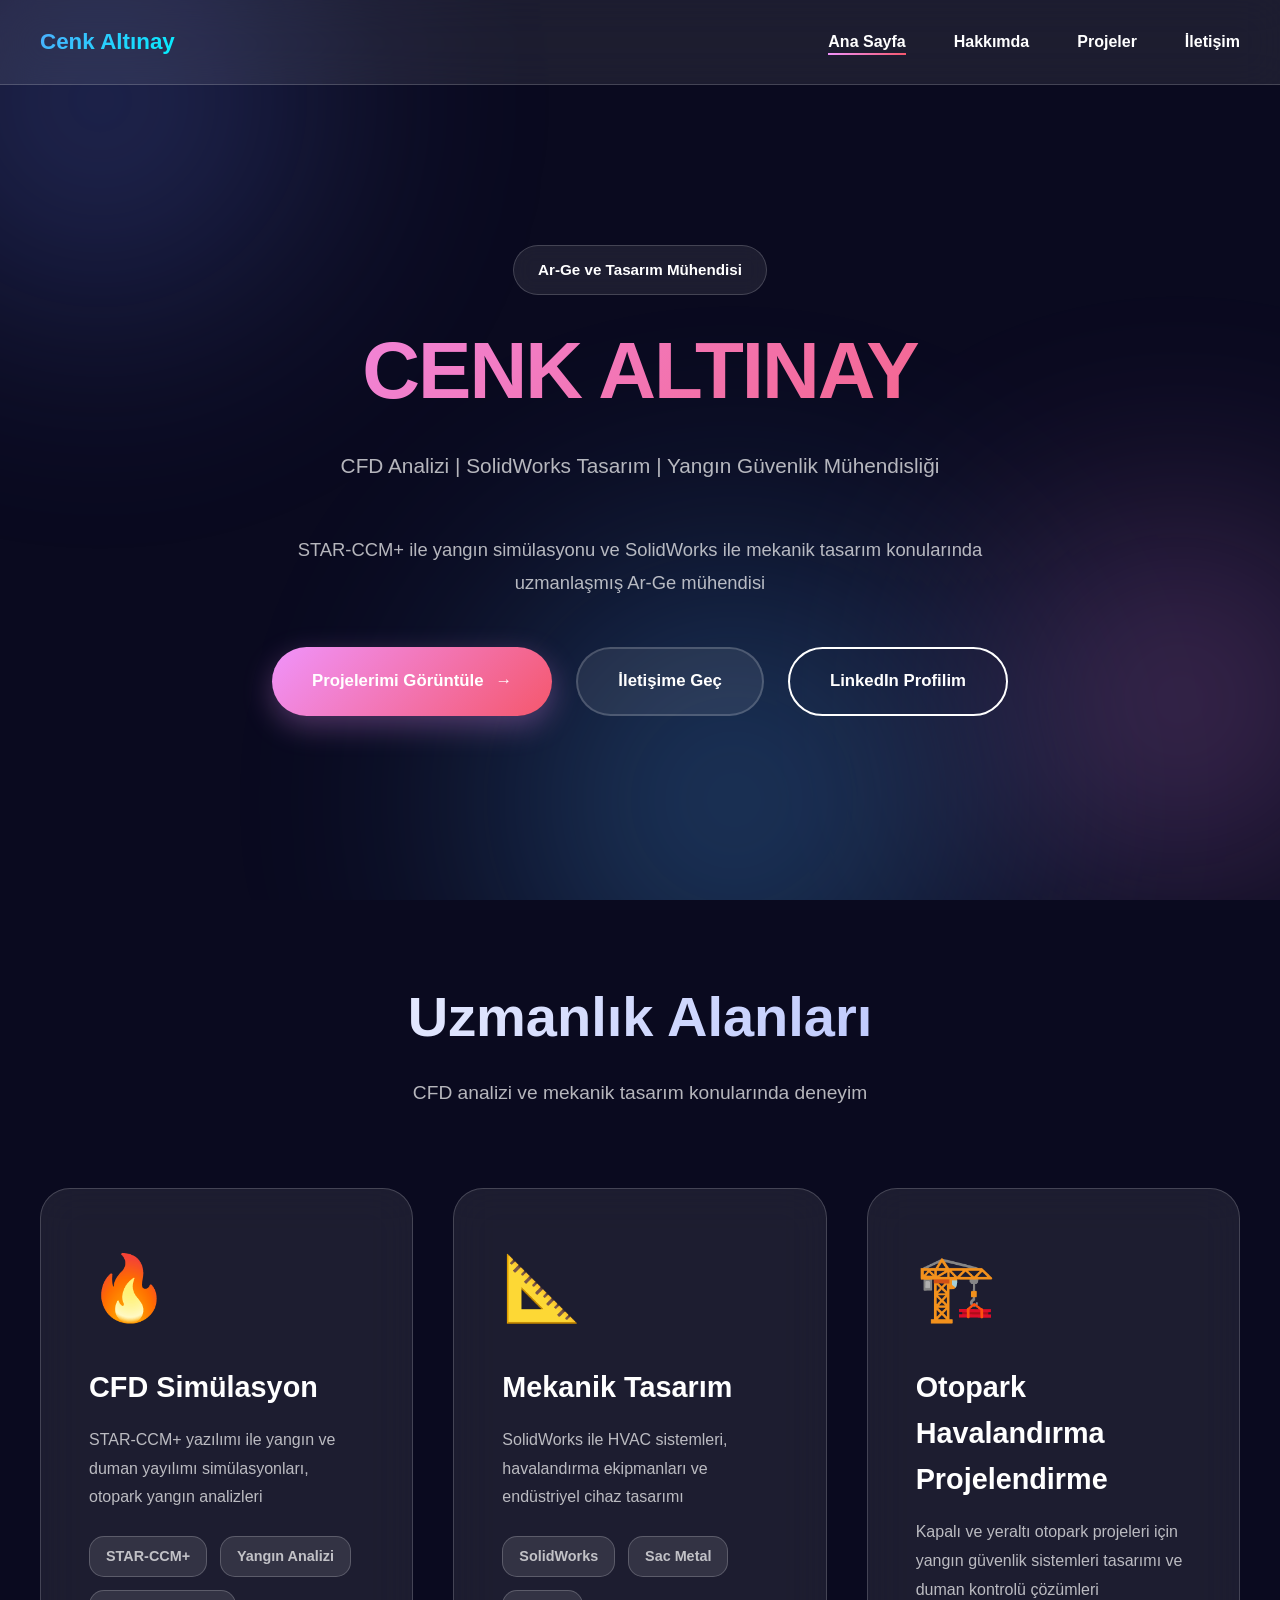
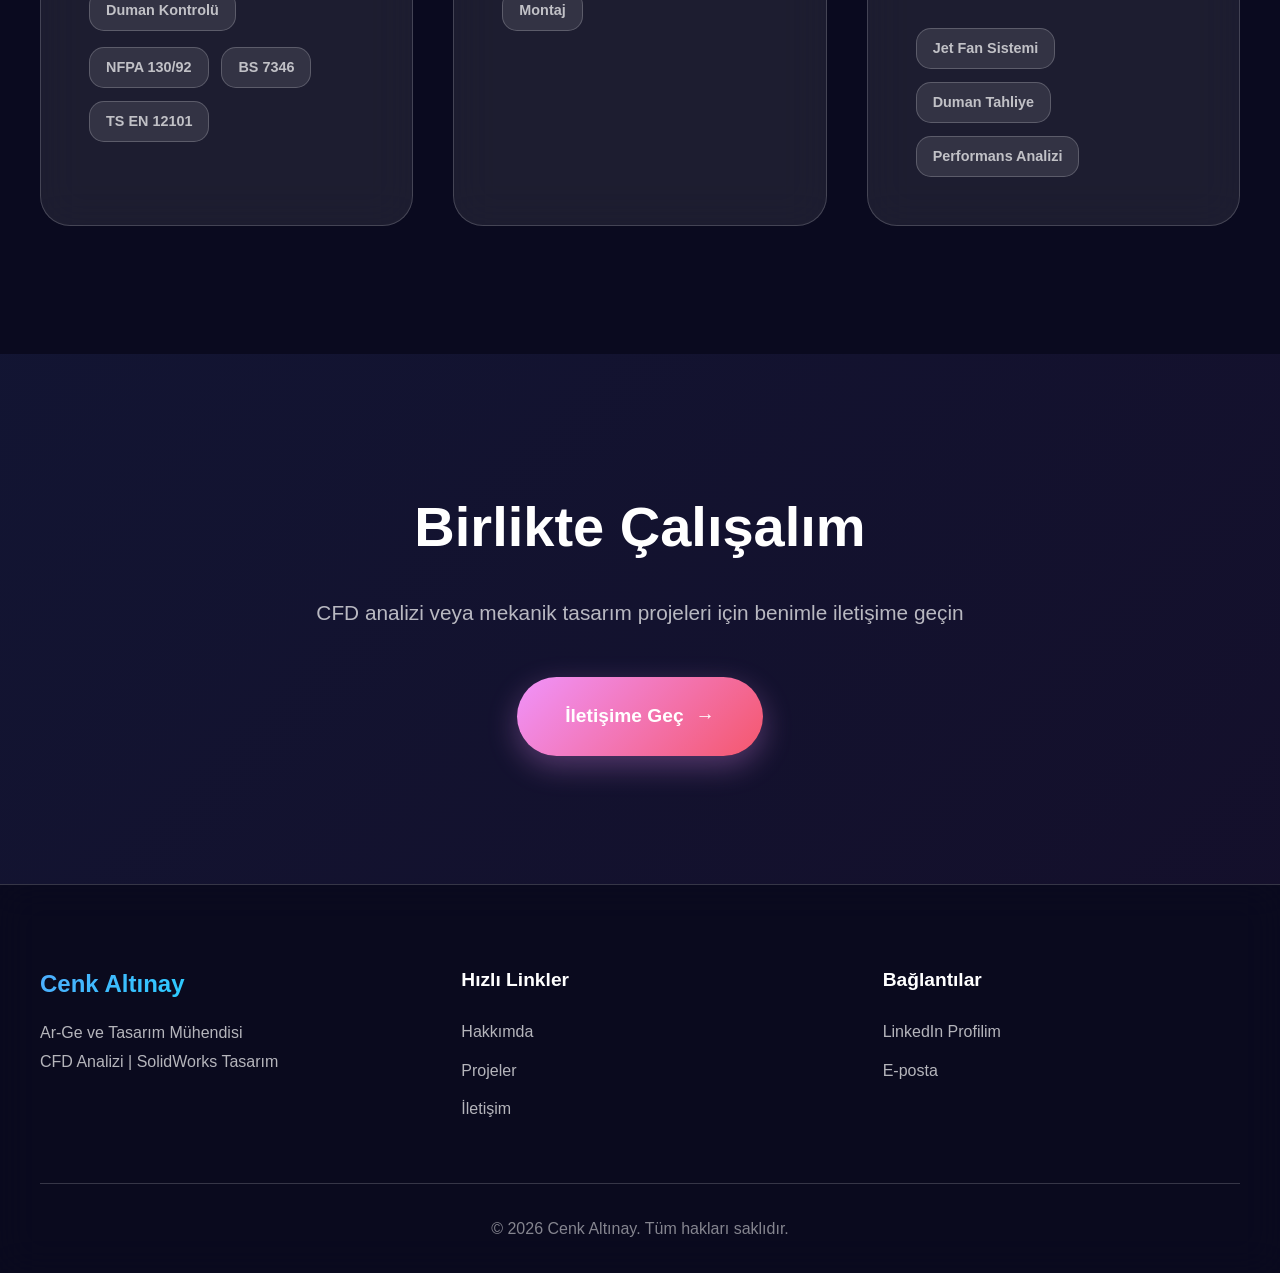
<file: index.html>
<!DOCTYPE html>
<html lang="tr">
<head>
    <meta charset="UTF-8">
    <meta name="viewport" content="width=device-width, initial-scale=1.0">
    <meta name="description" content="Cenk Altınay - Ar-Ge ve Tasarım Mühendisi | CFD Analizi | SolidWorks Tasarım">
    <title>Cenk Altınay | Ar-Ge Mühendisi Portföyü</title>
    <link rel="stylesheet" href="style.css">
</head>
<body>
    <!-- Animated Background -->
    <div class="animated-bg">
        <div class="gradient-orb orb-1"></div>
        <div class="gradient-orb orb-2"></div>
        <div class="gradient-orb orb-3"></div>
    </div>

    <!-- Navigation -->
    <nav class="navbar">
        <div class="container">
            <div class="nav-brand">
                <h1>Cenk Altınay</h1>
            </div>
            <ul class="nav-menu">
                <li><a href="index.html" class="active">Ana Sayfa</a></li>
                <li><a href="about.html">Hakkımda</a></li>
                <li><a href="portfolio.html">Projeler</a></li>
                <li><a href="contact.html">İletişim</a></li>
            </ul>
        </div>
    </nav>

    <!-- Hero Section -->
    <section class="hero">
        <div class="container">
            <div class="hero-content">
                <div class="hero-badge">Ar-Ge ve Tasarım Mühendisi</div>
                <h1 class="hero-title">
                    <span class="gradient-text">CENK ALTINAY</span>
                </h1>
                <p class="hero-subtitle">CFD Analizi | SolidWorks Tasarım | Yangın Güvenlik Mühendisliği</p>
                <p class="hero-description">STAR-CCM+ ile yangın simülasyonu ve SolidWorks ile mekanik tasarım konularında uzmanlaşmış Ar-Ge mühendisi</p>
                <div class="hero-buttons">
                    <a href="portfolio.html" class="btn btn-primary">
                        <span>Projelerimi Görüntüle</span>
                        <span class="btn-icon">→</span>
                    </a>
                    <a href="contact.html" class="btn btn-secondary">İletişime Geç</a>
                    <a href="https://www.linkedin.com/in/cenk-altinay/" target="_blank" class="btn btn-outline">LinkedIn Profilim</a>
                </div>
            </div>
        </div>
    </section>

    <!-- Skills Overview Section -->
    <section class="services-section">
        <div class="container">
            <div class="section-header">
                <h2 class="section-title">Uzmanlık Alanları</h2>
                <p class="section-subtitle">CFD analizi ve mekanik tasarım konularında deneyim</p>
            </div>
            <div class="services-grid">
                <div class="service-card">
                    <div class="service-card-inner">
                        <div class="service-icon">🔥</div>
                        <h3>CFD Simülasyon</h3>
                        <p>STAR-CCM+ yazılımı ile yangın ve duman yayılımı simülasyonları, otopark yangın analizleri</p>
                        <div class="skill-tags">
                            <span class="skill-tag">STAR-CCM+</span>
                            <span class="skill-tag">Yangın Analizi</span>
                            <span class="skill-tag">Duman Kontrolü</span>
                        </div>
                        <div class="skill-tags" style="margin-top: 1rem;">
                            <span class="skill-tag">NFPA 130/92</span>
                            <span class="skill-tag">BS 7346</span>
                            <span class="skill-tag">TS EN 12101</span>
                        </div>
                    </div>
                </div>
                <div class="service-card">
                    <div class="service-card-inner">
                        <div class="service-icon">📐</div>
                        <h3>Mekanik Tasarım</h3>
                        <p>SolidWorks ile HVAC sistemleri, havalandırma ekipmanları ve endüstriyel cihaz tasarımı</p>
                        <div class="skill-tags">
                            <span class="skill-tag">SolidWorks</span>
                            <span class="skill-tag">Sac Metal</span>
                            <span class="skill-tag">Montaj</span>
                        </div>
                    </div>
                </div>
                <div class="service-card">
                    <div class="service-card-inner">
                        <div class="service-icon">🏗️</div>
                        <h3>Otopark Havalandırma Projelendirme</h3>
                        <p>Kapalı ve yeraltı otopark projeleri için yangın güvenlik sistemleri tasarımı ve duman kontrolü çözümleri</p>
                        <div class="skill-tags">
                            <span class="skill-tag">Jet Fan Sistemi</span>
                            <span class="skill-tag">Duman Tahliye</span>
                            <span class="skill-tag">Performans Analizi</span>
                        </div>
                    </div>
                </div>
            </div>
        </div>
    </section>

    <!-- CTA Section -->
    <section class="cta-section">
        <div class="container">
            <div class="cta-content">
                <h2 class="cta-title">Birlikte Çalışalım</h2>
                <p class="cta-subtitle">CFD analizi veya mekanik tasarım projeleri için benimle iletişime geçin</p>
                <a href="contact.html" class="btn btn-primary btn-large">
                    <span>İletişime Geç</span>
                    <span class="btn-icon">→</span>
                </a>
            </div>
        </div>
    </section>

    <!-- Footer -->
    <footer class="footer">
        <div class="container">
            <div class="footer-grid">
                <div class="footer-col">
                    <h3 class="footer-title">Cenk Altınay</h3>
                    <p class="footer-text">Ar-Ge ve Tasarım Mühendisi</p>
                    <p class="footer-text">CFD Analizi | SolidWorks Tasarım</p>
                </div>
                <div class="footer-col">
                    <h4 class="footer-heading">Hızlı Linkler</h4>
                    <ul class="footer-links">
                        <li><a href="about.html">Hakkımda</a></li>
                        <li><a href="portfolio.html">Projeler</a></li>
                        <li><a href="contact.html">İletişim</a></li>
                    </ul>
                </div>
                <div class="footer-col">
                    <h4 class="footer-heading">Bağlantılar</h4>
                    <ul class="footer-links">
                        <li><a href="https://www.linkedin.com/in/cenk-altinay/" target="_blank">LinkedIn Profilim</a></li>
                        <li><a href="mailto:cenk.altinay@gmail.com">E-posta</a></li>
                    </ul>
                </div>
            </div>
            <div class="footer-bottom">
                <p>&copy; 2026 Cenk Altınay. Tüm hakları saklıdır.</p>
            </div>
</file>
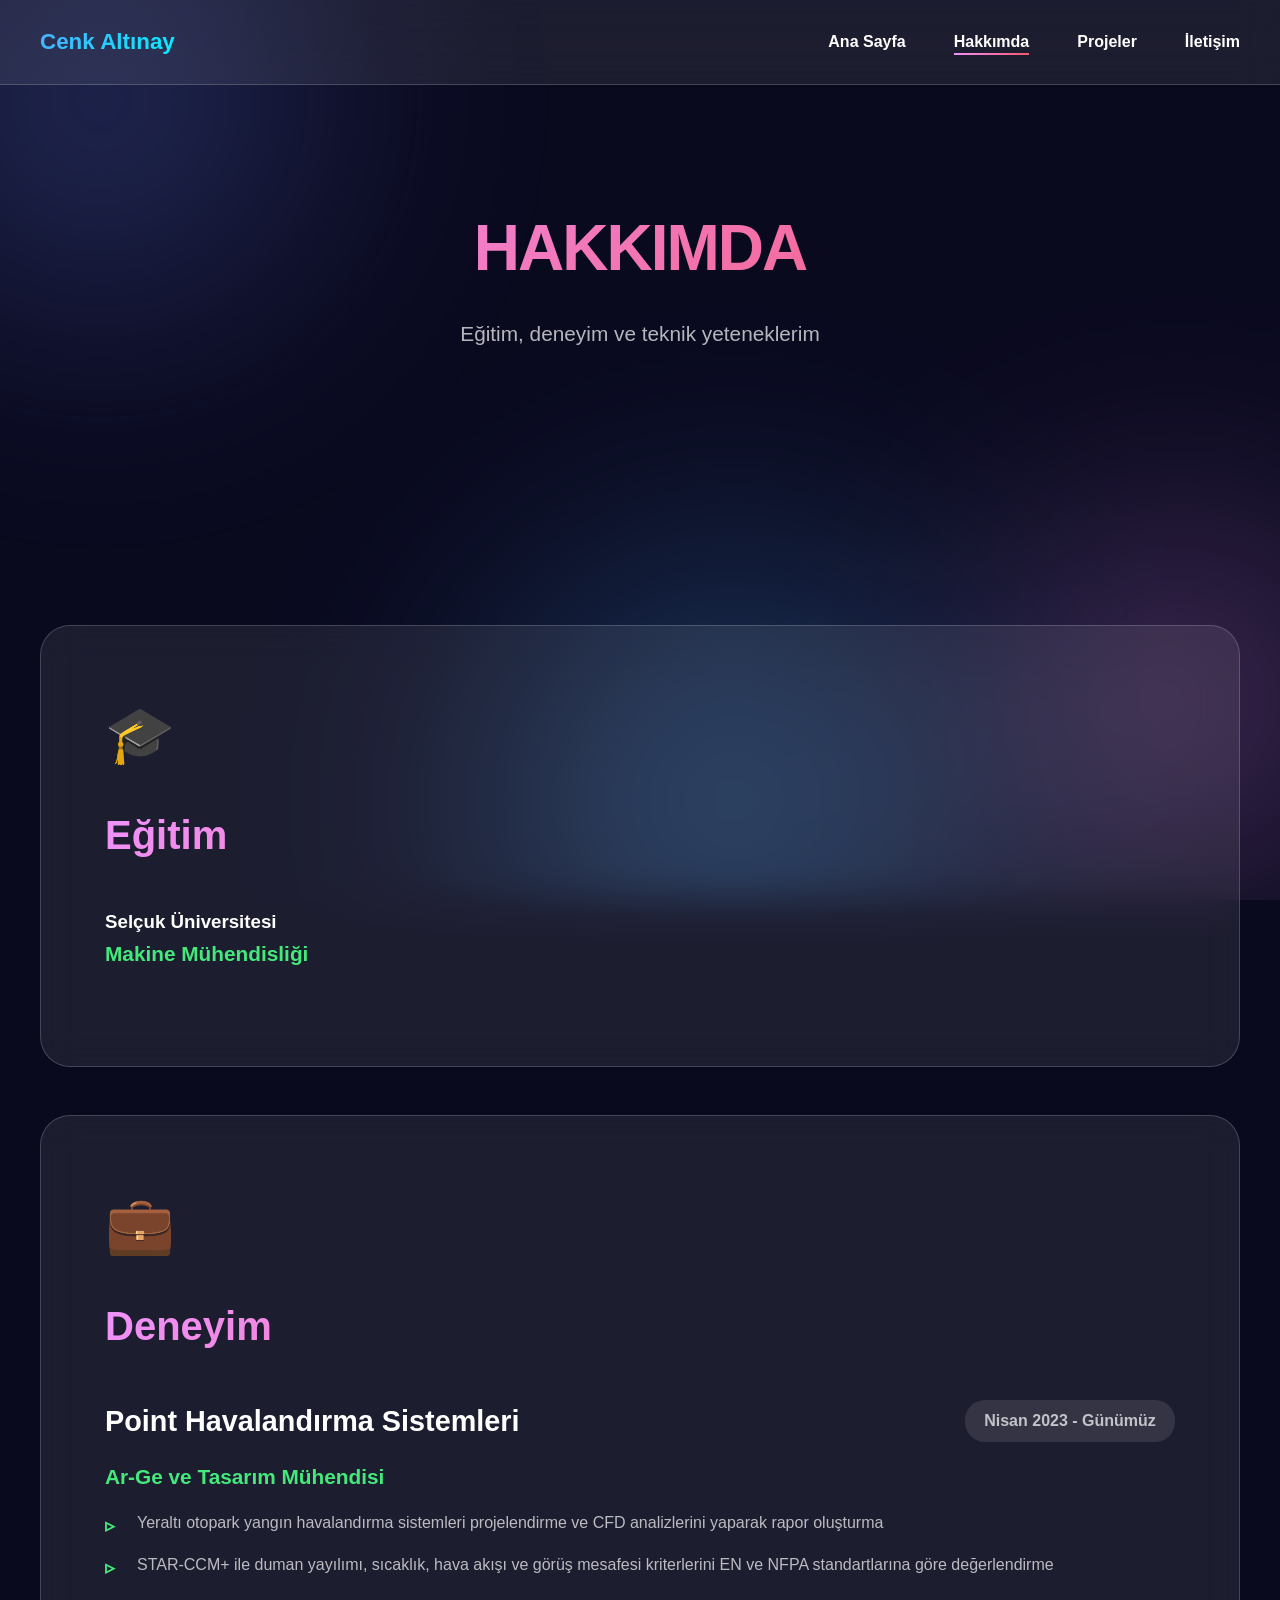
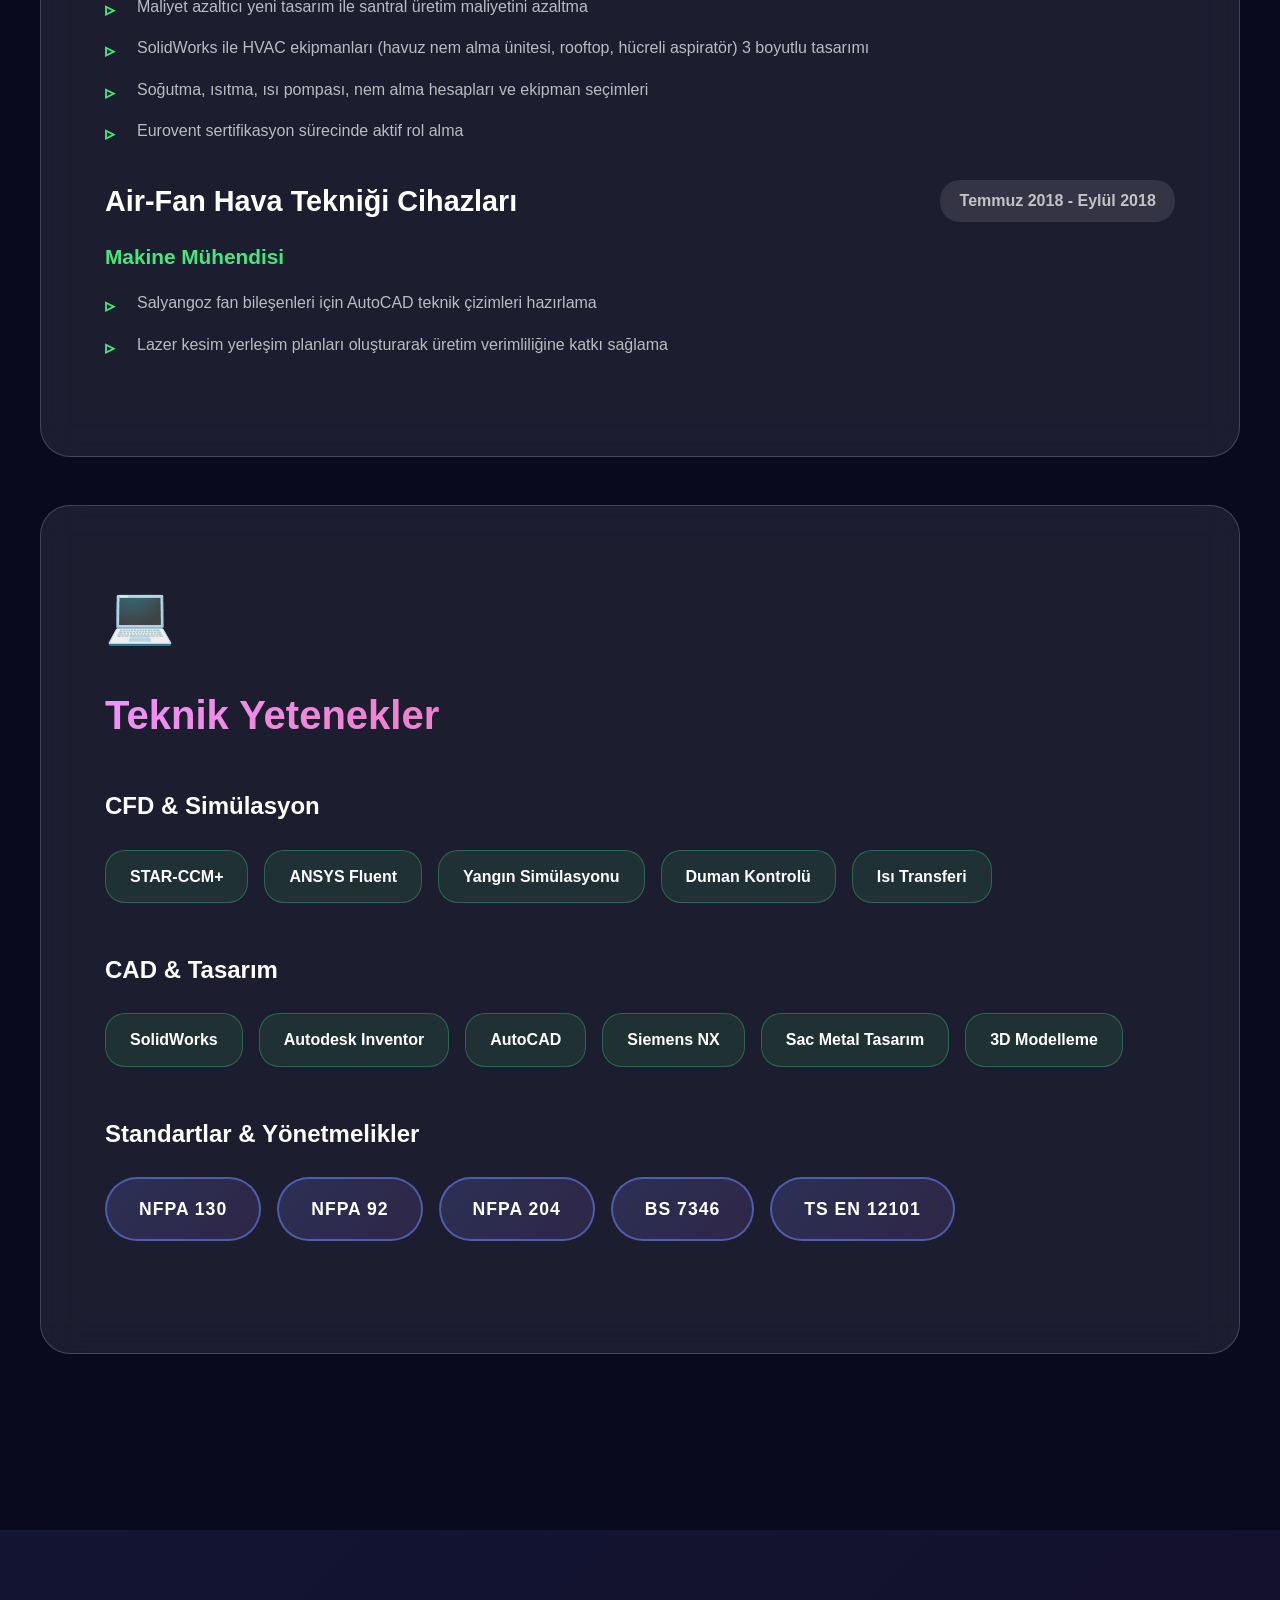
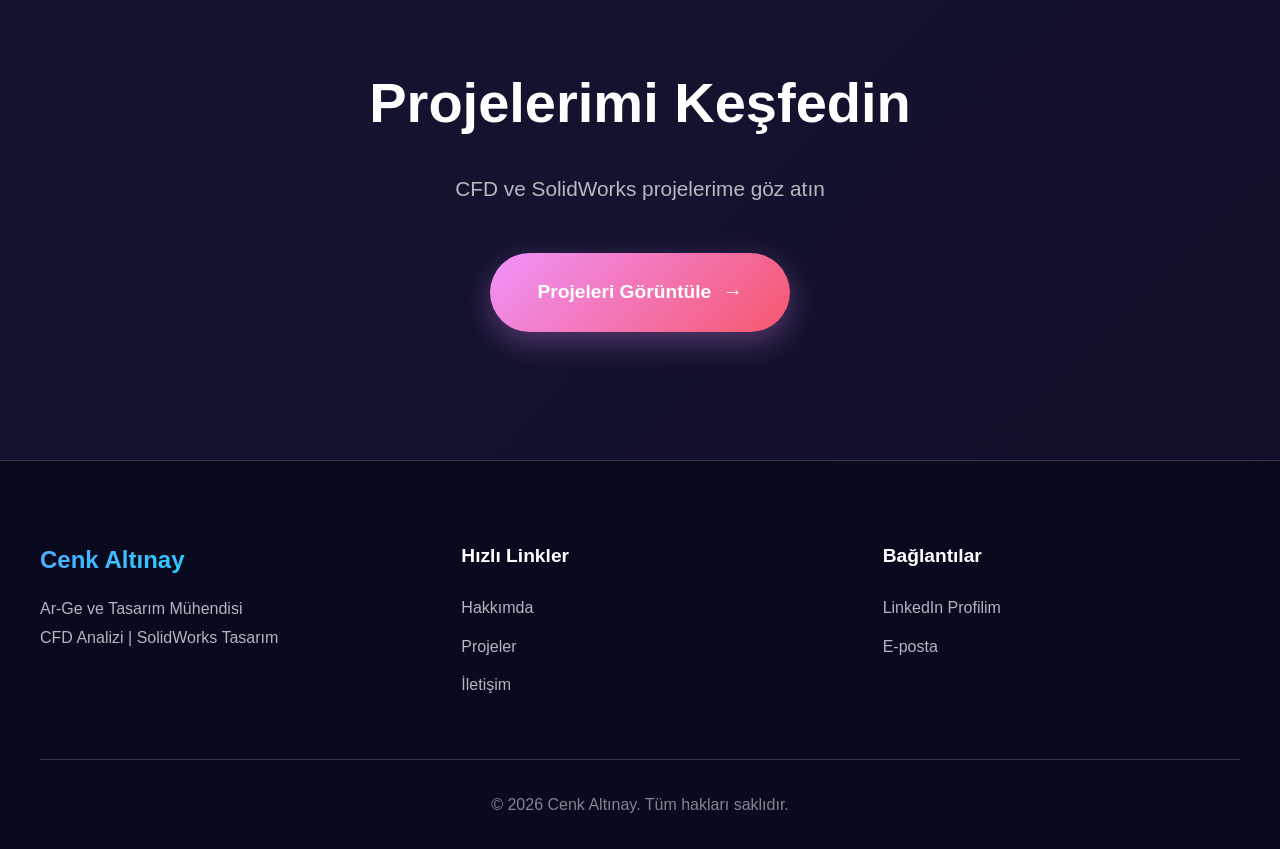
<file: about.html>
<!DOCTYPE html>
<html lang="tr">
<head>
    <meta charset="UTF-8">
    <meta name="viewport" content="width=device-width, initial-scale=1.0">
    <meta name="description" content="Cenk Altınay - Eğitim, Deneyim ve Teknik Yetenekler">
    <title>Hakkımda | Cenk Altınay</title>
    <link rel="stylesheet" href="style.css">
</head>
<body>
    <!-- Animated Background -->
    <div class="animated-bg">
        <div class="gradient-orb orb-1"></div>
        <div class="gradient-orb orb-2"></div>
        <div class="gradient-orb orb-3"></div>
    </div>

    <!-- Navigation -->
    <nav class="navbar">
        <div class="container">
            <div class="nav-brand">
                <h1>Cenk Altınay</h1>
            </div>
            <ul class="nav-menu">
                <li><a href="index.html">Ana Sayfa</a></li>
                <li><a href="about.html" class="active">Hakkımda</a></li>
                <li><a href="portfolio.html">Projeler</a></li>
                <li><a href="contact.html">İletişim</a></li>
            </ul>
        </div>
    </nav>

    <!-- Page Header -->
    <section class="hero" style="padding: 8rem 0 6rem;">
        <div class="container">
            <div class="hero-content">
                <h1 class="hero-title" style="font-size: 4rem;">
                    <span class="gradient-text">HAKKIMDA</span>
                </h1>
                <p class="hero-subtitle">Eğitim, deneyim ve teknik yeteneklerim</p>
            </div>
        </div>
    </section>

    <!-- About Content -->
    <section class="services-section">
        <div class="container">
            
            <!-- Education Section -->
            <div class="about-section-card">
                <div class="section-icon">🎓</div>
                <h2 class="section-title-left">Eğitim</h2>
                <div class="timeline-item">
                    <div class="timeline-content">
                        <h3>Selçuk Üniversitesi</h3>
                        <p class="timeline-role">Makine Mühendisliği</p>
                    </div>
                </div>
            </div>

            <!-- Experience Section -->
            <div class="about-section-card">
                <div class="section-icon">💼</div>
                <h2 class="section-title-left">Deneyim</h2>
                <div class="timeline-item">
                    <div class="timeline-header">
                        <h3>Point Havalandırma Sistemleri</h3>
                        <span class="timeline-date">Nisan 2023 - Günümüz</span>
                    </div>
                    <div class="timeline-content">
                        <p class="timeline-role">Ar-Ge ve Tasarım Mühendisi</p>
                        <ul class="timeline-list">
                            <li>Yeraltı otopark yangın havalandırma sistemleri projelendirme ve CFD analizlerini yaparak rapor oluşturma</li>
                            <li>STAR-CCM+ ile duman yayılımı, sıcaklık, hava akışı ve görüş mesafesi kriterlerini EN ve NFPA standartlarına göre değerlendirme</li>
                            <li>Maliyet azaltıcı yeni tasarım ile santral üretim maliyetini azaltma</li>
                            <li>SolidWorks ile HVAC ekipmanları (havuz nem alma ünitesi, rooftop, hücreli aspiratör) 3 boyutlu tasarımı</li>
                            <li>Soğutma, ısıtma, ısı pompası, nem alma hesapları ve ekipman seçimleri</li>
                            <li>Eurovent sertifikasyon sürecinde aktif rol alma</li>
                        </ul>
                    </div>
                </div>
                <div class="timeline-item">
                    <div class="timeline-header">
                        <h3>Air-Fan Hava Tekniği Cihazları</h3>
                        <span class="timeline-date">Temmuz 2018 - Eylül 2018</span>
                    </div>
                    <div class="timeline-content">
                        <p class="timeline-role">Makine Mühendisi</p>
                        <ul class="timeline-list">
                            <li>Salyangoz fan bileşenleri için AutoCAD teknik çizimleri hazırlama</li>
                            <li>Lazer kesim yerleşim planları oluşturarak üretim verimliliğine katkı sağlama</li>
                        </ul>
                    </div>
                </div>
            </div>

            <!-- Technical Skills Section -->
            <div class="about-section-card">
                <div class="section-icon">💻</div>
                <h2 class="section-title-left">Teknik Yetenekler</h2>
                
                <div class="skills-category">
                    <h3 class="skills-category-title">CFD & Simülasyon</h3>
                    <div class="skills-list-simple">
                        <span class="skill-badge">STAR-CCM+</span>
                        <span class="skill-badge">ANSYS Fluent</span>
                        <span class="skill-badge">Yangın Simülasyonu</span>
                        <span class="skill-badge">Duman Kontrolü</span>
                        <span class="skill-badge">Isı Transferi</span>
                    </div>
                </div>

                <div class="skills-category">
                    <h3 class="skills-category-title">CAD & Tasarım</h3>
                    <div class="skills-list-simple">
                        <span class="skill-badge">SolidWorks</span>
                        <span class="skill-badge">Autodesk Inventor</span>
                        <span class="skill-badge">AutoCAD</span>
                        <span class="skill-badge">Siemens NX</span>
                        <span class="skill-badge">Sac Metal Tasarım</span>
                        <span class="skill-badge">3D Modelleme</span>
                    </div>
                </div>

                <div class="skills-category">
                    <h3 class="skills-category-title">Standartlar & Yönetmelikler</h3>
                    <div class="standards-badges">
                        <span class="std-badge-large">NFPA 130</span>
                        <span class="std-badge-large">NFPA 92</span>
                        <span class="std-badge-large">NFPA 204</span>
                        <span class="std-badge-large">BS 7346</span>
                        <span class="std-badge-large">TS EN 12101</span>
                    </div>
                </div>
            </div>

        </div>
    </section>

    <!-- CTA Section -->
    <section class="cta-section">
        <div class="container">
            <div class="cta-content">
                <h2 class="cta-title">Projelerimi Keşfedin</h2>
                <p class="cta-subtitle">CFD ve SolidWorks projelerime göz atın</p>
                <a href="portfolio.html" class="btn btn-primary btn-large">
                    <span>Projeleri Görüntüle</span>
                    <span class="btn-icon">→</span>
                </a>
            </div>
        </div>
    </section>

    <!-- Footer -->
    <footer class="footer">
        <div class="container">
            <div class="footer-grid">
                <div class="footer-col">
                    <h3 class="footer-title">Cenk Altınay</h3>
                    <p class="footer-text">Ar-Ge ve Tasarım Mühendisi</p>
                    <p class="footer-text">CFD Analizi | SolidWorks Tasarım</p>
                </div>
                <div class="footer-col">
                    <h4 class="footer-heading">Hızlı Linkler</h4>
                    <ul class="footer-links">
                        <li><a href="about.html">Hakkımda</a></li>
                        <li><a href="portfolio.html">Projeler</a></li>
                        <li><a href="contact.html">İletişim</a></li>
                    </ul>
                </div>
                <div class="footer-col">
                    <h4 class="footer-heading">Bağlantılar</h4>
                    <ul class="footer-links">
                        <li><a href="https://www.linkedin.com/in/cenk-altinay/" target="_blank">LinkedIn Profilim</a></li>
                        <li><a href="mailto:cenk.altinay@gmail.com">E-posta</a></li>
                    </ul>
                </div>
            </div>
            <div class="footer-bottom">
                <p>&copy; 2026 Cenk Altınay. Tüm hakları saklıdır.</p>
            </div>
</file>
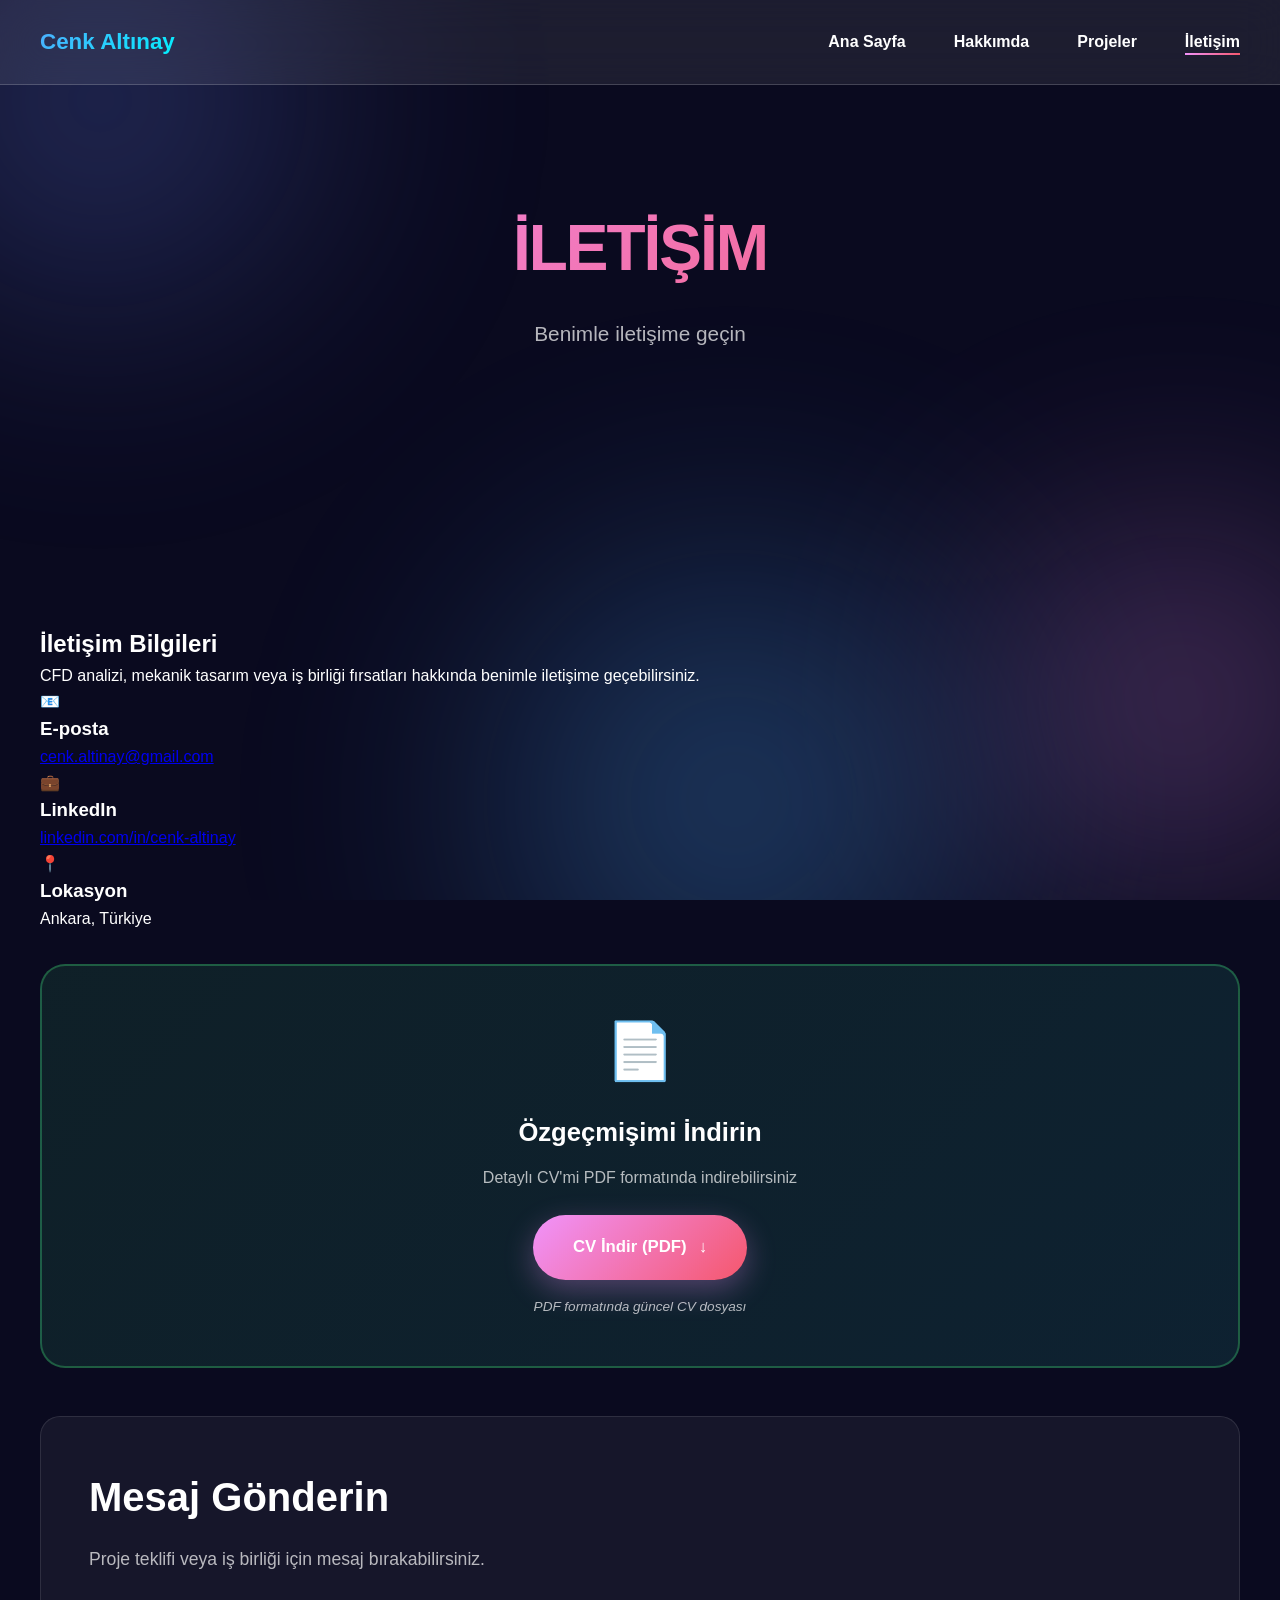
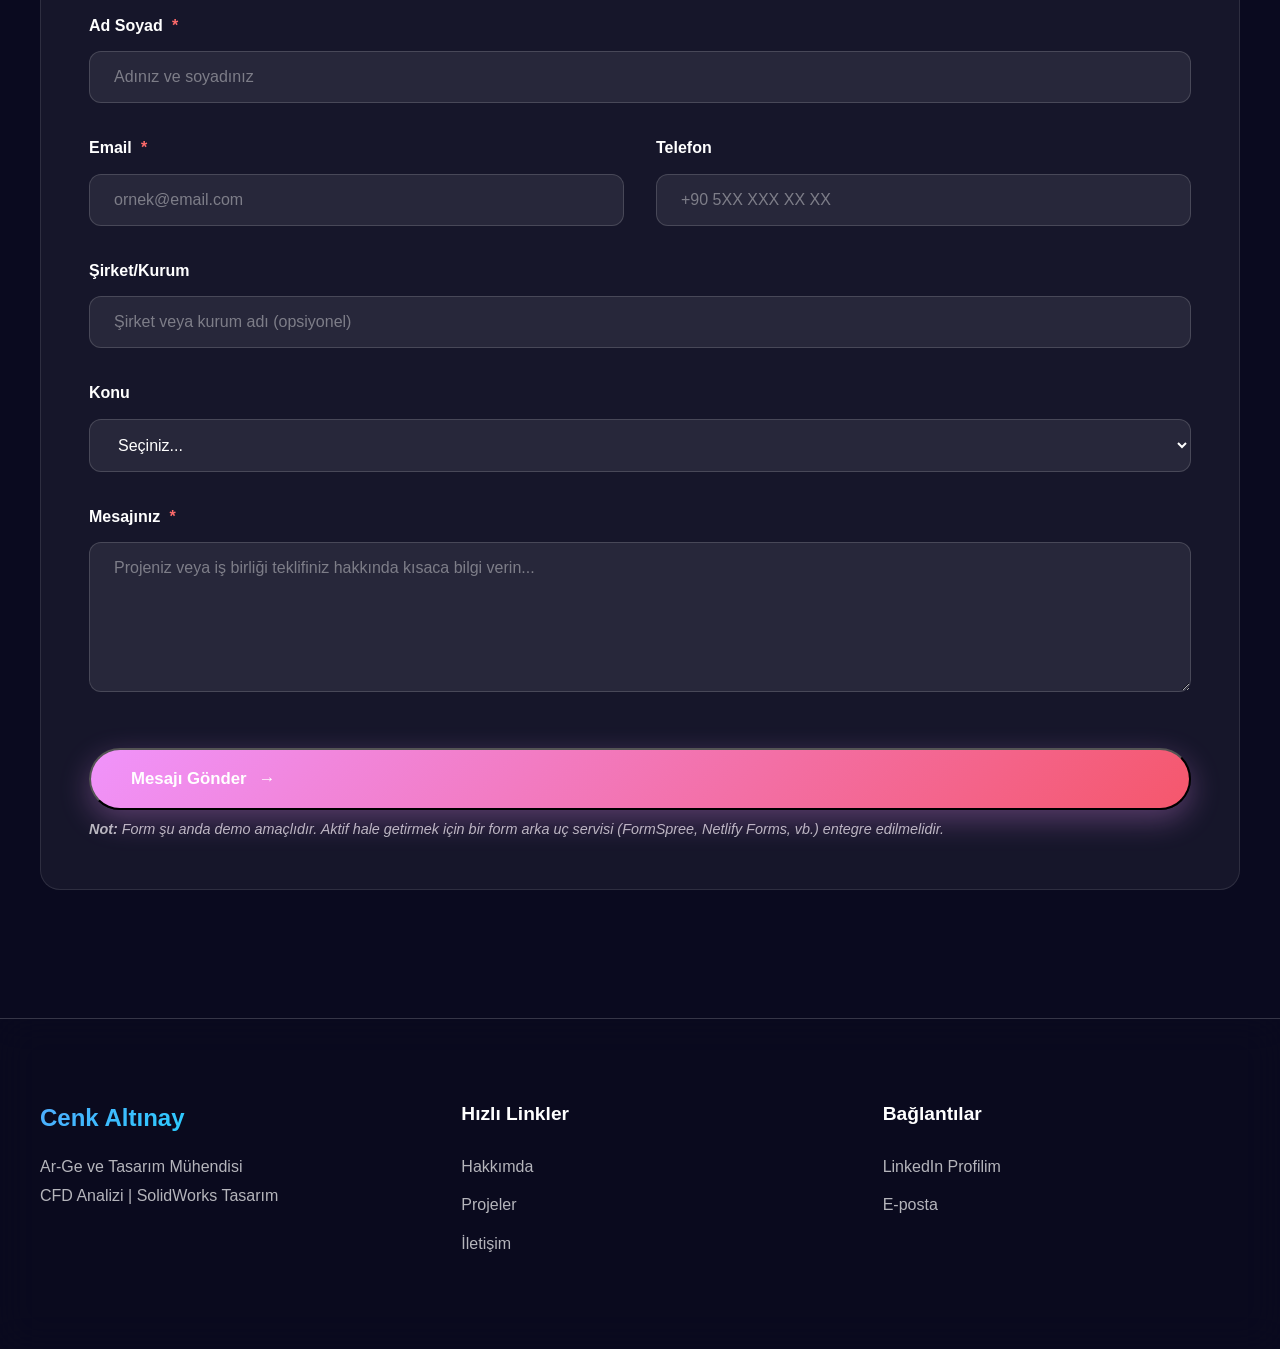
<file: contact.html>
<!DOCTYPE html>
<html lang="tr">
<head>
    <meta charset="UTF-8">
    <meta name="viewport" content="width=device-width, initial-scale=1.0">
    <meta name="description" content="Cenk Altınay ile iletişime geçin">
    <title>İletişim | Cenk Altınay</title>
    <link rel="stylesheet" href="style.css">
</head>
<body>
    <!-- Animated Background -->
    <div class="animated-bg">
        <div class="gradient-orb orb-1"></div>
        <div class="gradient-orb orb-2"></div>
        <div class="gradient-orb orb-3"></div>
    </div>

    <!-- Navigation -->
    <nav class="navbar">
        <div class="container">
            <div class="nav-brand">
                <h1>Cenk Altınay</h1>
            </div>
            <ul class="nav-menu">
                <li><a href="index.html">Ana Sayfa</a></li>
                <li><a href="about.html">Hakkımda</a></li>
                <li><a href="portfolio.html">Projeler</a></li>
                <li><a href="contact.html" class="active">İletişim</a></li>
            </ul>
        </div>
    </nav>

    <!-- Page Header -->
    <section class="hero" style="padding: 8rem 0 6rem;">
        <div class="container">
            <div class="hero-content">
                <h1 class="hero-title" style="font-size: 4rem;">
                    <span class="gradient-text">İLETİŞİM</span>
                </h1>
                <p class="hero-subtitle">Benimle iletişime geçin</p>
            </div>
        </div>
    </section>

    <!-- Contact Section -->
    <section class="services-section">
        <div class="container">
            
            <!-- Contact Grid -->
            <div class="contact-grid-modern">
                
                <!-- Contact Info -->
                <div class="contact-info-modern">
                    <h2>İletişim Bilgileri</h2>
                    <p>CFD analizi, mekanik tasarım veya iş birliği fırsatları hakkında benimle iletişime geçebilirsiniz.</p>
                    
                    <div class="contact-card-modern">
                        <div class="contact-card-icon">📧</div>
                        <div>
                            <h3>E-posta</h3>
                            <a href="mailto:cenk.altinay@gmail.com">cenk.altinay@gmail.com</a>
                        </div>
                    </div>

                    <div class="contact-card-modern">
                        <div class="contact-card-icon">💼</div>
                        <div>
                            <h3>LinkedIn</h3>
                            <a href="https://www.linkedin.com/in/cenk-altinay/" target="_blank">linkedin.com/in/cenk-altinay</a>
                        </div>
                    </div>

                    <div class="contact-card-modern">
                        <div class="contact-card-icon">📍</div>
                        <div>
                            <h3>Lokasyon</h3>
                            <p>Ankara, Türkiye</p>
                        </div>
                    </div>

                    <!-- CV Download Section -->
                    <div class="cv-download-card">
                        <div class="cv-icon">📄</div>
                        <div class="cv-content">
                            <h3>Özgeçmişimi İndirin</h3>
                            <p>Detaylı CV'mi PDF formatında indirebilirsiniz</p>
                            <a href="CENK_ALTINAY_CV.pdf" download class="btn btn-primary" style="margin-top: 1rem;">
                                <span>CV İndir (PDF)</span>
                                <span class="btn-icon">↓</span>
                            </a>
                            <p class="cv-note">PDF formatında güncel CV dosyası</p>
                        </div>
                    </div>
                </div>

                <!-- Contact Form -->
                <div class="contact-form">
                    <h2>Mesaj Gönderin</h2>
                    <p class="form-subtitle">Proje teklifi veya iş birliği için mesaj bırakabilirsiniz.</p>
                    
                    <form action="#" method="POST">
                        <div class="form-group">
                            <label for="name" class="form-label">Ad Soyad <span class="required">*</span></label>
                            <input type="text" id="name" name="name" class="form-input" required placeholder="Adınız ve soyadınız">
                        </div>

                        <div class="form-grid-2">
                            <div class="form-group">
                                <label for="email" class="form-label">Email <span class="required">*</span></label>
                                <input type="email" id="email" name="email" class="form-input" required placeholder="ornek@email.com">
                            </div>

                            <div class="form-group">
                                <label for="phone" class="form-label">Telefon</label>
                                <input type="tel" id="phone" name="phone" class="form-input" placeholder="+90 5XX XXX XX XX">
                            </div>
                        </div>

                        <div class="form-group">
                            <label for="company" class="form-label">Şirket/Kurum</label>
                            <input type="text" id="company" name="company" class="form-input" placeholder="Şirket veya kurum adı (opsiyonel)">
                        </div>

                        <div class="form-group">
                            <label for="subject" class="form-label">Konu</label>
                            <select id="subject" name="subject" class="form-select">
                                <option value="">Seçiniz...</option>
                                <option value="cfd">CFD Analizi</option>
                                <option value="design">Mekanik Tasarım</option>
                                <option value="consult">Danışmanlık</option>
                                <option value="job">İş Teklifi</option>
                                <option value="other">Diğer</option>
                            </select>
                        </div>

                        <div class="form-group">
                            <label for="message" class="form-label">Mesajınız <span class="required">*</span></label>
                            <textarea id="message" name="message" class="form-textarea" required placeholder="Projeniz veya iş birliği teklifiniz hakkında kısaca bilgi verin..."></textarea>
                        </div>

                        <button type="submit" class="btn btn-primary" style="width: 100%; margin-top: 1rem;">
                            <span>Mesajı Gönder</span>
                            <span class="btn-icon">→</span>
                        </button>
                    </form>

                    <p class="form-note">
                        <strong>Not:</strong> Form şu anda demo amaçlıdır. Aktif hale getirmek için bir form arka uç servisi (FormSpree, Netlify Forms, vb.) entegre edilmelidir.
                    </p>
                </div>

            </div>

        </div>
    </section>

    <!-- Footer -->
    <footer class="footer">
        <div class="container">
            <div class="footer-grid">
                <div class="footer-col">
                    <h3 class="footer-title">Cenk Altınay</h3>
                    <p class="footer-text">Ar-Ge ve Tasarım Mühendisi</p>
                    <p class="footer-text">CFD Analizi | SolidWorks Tasarım</p>
                </div>
                <div class="footer-col">
                    <h4 class="footer-heading">Hızlı Linkler</h4>
                    <ul class="footer-links">
                        <li><a href="about.html">Hakkımda</a></li>
                        <li><a href="portfolio.html">Projeler</a></li>
                        <li><a href="contact.html">İletişim</a></li>
                    </ul>
                </div>
                <div class="footer-col">
                    <h4 class="footer-heading">Bağlantılar</h4>
                    <ul class="footer-links">
                        <li><a href="https://www.linkedin.com/in/cenk-altinay/" target="_blank">LinkedIn Profilim</a></li>
                        <li><a href="mailto:cenk.altinay@gmail.com">E-posta</a></li>
                    </ul>
                </div>
            </div>
</file>
<file: style.css>
/* ========================================
   MODERN GRADIENT DESIGN - ALTINAY ENGINEERING
   ======================================== */

/* Reset & Base */
* {
    margin: 0;
    padding: 0;
    box-sizing: border-box;
}

:root {
    /* Gradient Colors */
    --gradient-purple: linear-gradient(135deg, #667eea 0%, #764ba2 100%);
    --gradient-pink: linear-gradient(135deg, #f093fb 0%, #f5576c 100%);
    --gradient-blue: linear-gradient(135deg, #4facfe 0%, #00f2fe 100%);
    --gradient-green: linear-gradient(135deg, #43e97b 0%, #38f9d7 100%);
    
    /* Background */
    --bg-dark: #0a0a1f;
    --bg-card: rgba(255, 255, 255, 0.05);
    --glass-bg: rgba(255, 255, 255, 0.08);
    --glass-border: rgba(255, 255, 255, 0.18);
    
    /* Text */
    --text-white: #ffffff;
    --text-gray: rgba(255, 255, 255, 0.7);
    --text-light: rgba(255, 255, 255, 0.5);
}

html {
    scroll-behavior: smooth;
}

body {
    font-family: 'Inter', -apple-system, BlinkMacSystemFont, 'Segoe UI', sans-serif;
    background: var(--bg-dark);
    color: var(--text-white);
    line-height: 1.6;
    overflow-x: hidden;
}

/* Animated Background */
.animated-bg {
    position: fixed;
    top: 0;
    left: 0;
    width: 100%;
    height: 100%;
    z-index: -1;
    overflow: hidden;
}

.gradient-orb {
    position: absolute;
    border-radius: 50%;
    filter: blur(120px);
    opacity: 0.4;
    animation: float 20s ease-in-out infinite;
}

.orb-1 {
    width: 600px;
    height: 600px;
    background: radial-gradient(circle, #667eea 0%, transparent 70%);
    top: -200px;
    left: -200px;
    animation-delay: 0s;
}

.orb-2 {
    width: 500px;
    height: 500px;
    background: radial-gradient(circle, #f093fb 0%, transparent 70%);
    top: 50%;
    right: -150px;
    animation-delay: 5s;
}

.orb-3 {
    width: 700px;
    height: 700px;
    background: radial-gradient(circle, #4facfe 0%, transparent 70%);
    bottom: -250px;
    left: 30%;
    animation-delay: 10s;
}

@keyframes float {
    0%, 100% {
        transform: translate(0, 0) scale(1);
    }
    33% {
        transform: translate(50px, -50px) scale(1.1);
    }
    66% {
        transform: translate(-30px, 30px) scale(0.9);
    }
}

.container {
    max-width: 1400px;
    margin: 0 auto;
    padding: 0 40px;
}

/* Navigation */
.navbar {
    background: var(--glass-bg);
    backdrop-filter: blur(20px);
    -webkit-backdrop-filter: blur(20px);
    border-bottom: 1px solid var(--glass-border);
    padding: 1.5rem 0;
    position: sticky;
    top: 0;
    z-index: 100;
}

.navbar .container {
    display: flex;
    justify-content: space-between;
    align-items: center;
}

.nav-brand h1 {
    font-size: 1.4rem;
    font-weight: 700;
    background: var(--gradient-blue);
    -webkit-background-clip: text;
    -webkit-text-fill-color: transparent;
    background-clip: text;
}

.nav-menu {
    display: flex;
    list-style: none;
    gap: 3rem;
}

.nav-menu a {
    color: var(--text-white);
    text-decoration: none;
    font-weight: 600;
    font-size: 1rem;
    transition: all 0.3s;
    position: relative;
}

.nav-menu a::after {
    content: '';
    position: absolute;
    bottom: -5px;
    left: 0;
    width: 0;
    height: 2px;
    background: var(--gradient-pink);
    transition: width 0.3s;
}

.nav-menu a:hover::after,
.nav-menu a.active::after {
    width: 100%;
}

/* Hero Section */
.hero {
    padding: 10rem 0 8rem;
    text-align: center;
    position: relative;
}

.hero-badge {
    display: inline-block;
    background: var(--glass-bg);
    backdrop-filter: blur(10px);
    border: 1px solid var(--glass-border);
    padding: 0.75rem 1.5rem;
    border-radius: 50px;
    font-size: 0.95rem;
    font-weight: 600;
    margin-bottom: 2rem;
    animation: fadeInDown 0.8s ease-out;
}

.hero-title {
    font-size: 5rem;
    font-weight: 900;
    line-height: 1.1;
    margin-bottom: 2rem;
    letter-spacing: -2px;
    animation: fadeInUp 0.8s ease-out 0.2s both;
}

.gradient-text {
    background: var(--gradient-pink);
    -webkit-background-clip: text;
    -webkit-text-fill-color: transparent;
    background-clip: text;
    display: block;
}

.hero-subtitle {
    font-size: 1.3rem;
    color: var(--text-gray);
    max-width: 800px;
    margin: 0 auto 3rem;
    line-height: 1.8;
    animation: fadeInUp 0.8s ease-out 0.4s both;
}

.hero-buttons {
    display: flex;
    gap: 1.5rem;
    justify-content: center;
    flex-wrap: wrap;
    animation: fadeInUp 0.8s ease-out 0.6s both;
}

/* Buttons */
.btn {
    display: inline-flex;
    align-items: center;
    gap: 0.75rem;
    padding: 1.2rem 2.5rem;
    border-radius: 50px;
    font-weight: 700;
    font-size: 1.05rem;
    text-decoration: none;
    transition: all 0.4s cubic-bezier(0.4, 0, 0.2, 1);
    position: relative;
    overflow: hidden;
}

.btn::before {
    content: '';
    position: absolute;
    top: 0;
    left: -100%;
    width: 100%;
    height: 100%;
    background: rgba(255, 255, 255, 0.2);
    transition: left 0.5s;
}

.btn:hover::before {
    left: 100%;
}

.btn-primary {
    background: var(--gradient-pink);
    color: var(--text-white);
    box-shadow: 0 10px 30px rgba(240, 147, 251, 0.3);
}

.btn-primary:hover {
    transform: translateY(-3px);
    box-shadow: 0 15px 40px rgba(240, 147, 251, 0.5);
}

.btn-secondary {
    background: var(--glass-bg);
    backdrop-filter: blur(10px);
    color: var(--text-white);
    border: 2px solid var(--glass-border);
}

.btn-secondary:hover {
    background: rgba(255, 255, 255, 0.15);
    border-color: rgba(255, 255, 255, 0.4);
    transform: translateY(-3px);
}

.btn-outline {
    background: transparent;
    color: var(--text-white);
    border: 2px solid var(--text-white);
}

.btn-outline:hover {
    background: var(--text-white);
    color: var(--bg-dark);
    transform: translateY(-3px);
}

.btn-icon {
    transition: transform 0.3s;
}

.btn:hover .btn-icon {
    transform: translateX(5px);
}

.btn-large {
    padding: 1.5rem 3rem;
    font-size: 1.2rem;
}

/* Services Section */
.services-section {
    padding: 8rem 0;
}

.section-header {
    text-align: center;
    margin-bottom: 5rem;
}

.section-title {
    font-size: 3.5rem;
    font-weight: 900;
    margin-bottom: 1rem;
    background: linear-gradient(135deg, #ffffff 0%, #a5b4fc 100%);
    -webkit-background-clip: text;
    -webkit-text-fill-color: transparent;
    background-clip: text;
}

.section-subtitle {
    font-size: 1.2rem;
    color: var(--text-gray);
}

.services-grid {
    display: grid;
    grid-template-columns: repeat(auto-fit, minmax(350px, 1fr));
    gap: 2.5rem;
}

.service-card {
    background: var(--glass-bg);
    backdrop-filter: blur(20px);
    border: 1px solid var(--glass-border);
    border-radius: 30px;
    padding: 3rem;
    transition: all 0.4s cubic-bezier(0.4, 0, 0.2, 1);
    position: relative;
    overflow: hidden;
}

.service-card::before {
    content: '';
    position: absolute;
    top: -50%;
    left: -50%;
    width: 200%;
    height: 200%;
    background: radial-gradient(circle, rgba(255, 255, 255, 0.1) 0%, transparent 70%);
    opacity: 0;
    transition: opacity 0.4s;
}

.service-card:hover::before {
    opacity: 1;
}

.service-card:hover {
    transform: translateY(-10px);
    border-color: rgba(255, 255, 255, 0.3);
    box-shadow: 0 20px 60px rgba(0, 0, 0, 0.3);
}

.service-icon {
    font-size: 4rem;
    margin-bottom: 1.5rem;
    display: block;
}

.service-card h3 {
    font-size: 1.8rem;
    font-weight: 700;
    margin-bottom: 1rem;
}

.service-card p {
    color: var(--text-gray);
    line-height: 1.8;
    margin-bottom: 1.5rem;
}

.service-link {
    color: var(--text-white);
    text-decoration: none;
    font-weight: 600;
    display: inline-flex;
    align-items: center;
    gap: 0.5rem;
    transition: gap 0.3s;
}

.service-link:hover {
    gap: 1rem;
}

/* About Section */
.about-section {
    padding: 8rem 0;
}

.about-grid {
    display: grid;
    grid-template-columns: 1.5fr 1fr;
    gap: 5rem;
    align-items: center;
}

.about-title {
    font-size: 3rem;
    font-weight: 900;
    margin-bottom: 2rem;
    background: var(--gradient-purple);
    -webkit-background-clip: text;
    -webkit-text-fill-color: transparent;
    background-clip: text;
}

.about-content p {
    color: var(--text-gray);
    line-height: 1.9;
    margin-bottom: 1.5rem;
    font-size: 1.1rem;
}

.stats-grid {
    display: grid;
    gap: 2rem;
}

.stat-card {
    background: var(--glass-bg);
    backdrop-filter: blur(20px);
    border: 1px solid var(--glass-border);
    border-radius: 25px;
    padding: 2.5rem;
    text-align: center;
    transition: all 0.4s;
    position: relative;
}

.stat-card::before {
    content: '';
    position: absolute;
    left: 0;
    top: 0;
    width: 4px;
    height: 100%;
    background: var(--gradient-pink);
    border-radius: 25px 0 0 25px;
}

.stat-card:hover {
    transform: translateX(10px);
    border-color: rgba(255, 255, 255, 0.4);
}

.stat-number {
    font-size: 4rem;
    font-weight: 900;
    margin-bottom: 0.5rem;
    background: var(--gradient-blue);
    -webkit-background-clip: text;
    -webkit-text-fill-color: transparent;
    background-clip: text;
}

.stat-label {
    color: var(--text-gray);
    font-size: 1.1rem;
    font-weight: 600;
}

/* CTA Section */
.cta-section {
    padding: 8rem 0;
    position: relative;
    overflow: hidden;
}

.cta-section::before {
    content: '';
    position: absolute;
    top: 0;
    left: 0;
    right: 0;
    bottom: 0;
    background: var(--gradient-purple);
    opacity: 0.1;
    z-index: -1;
}

.cta-content {
    text-align: center;
}

.cta-title {
    font-size: 3.5rem;
    font-weight: 900;
    margin-bottom: 1.5rem;
}

.cta-subtitle {
    font-size: 1.3rem;
    color: var(--text-gray);
    margin-bottom: 3rem;
}

/* Footer */
.footer {
    background: rgba(10, 10, 31, 0.8);
    backdrop-filter: blur(20px);
    border-top: 1px solid var(--glass-border);
    padding: 5rem 0 2rem;
}

.footer-grid {
    display: grid;
    grid-template-columns: repeat(auto-fit, minmax(250px, 1fr));
    gap: 4rem;
    margin-bottom: 3rem;
}

.footer-title {
    font-size: 1.5rem;
    margin-bottom: 1rem;
    background: var(--gradient-blue);
    -webkit-background-clip: text;
    -webkit-text-fill-color: transparent;
    background-clip: text;
}

.footer-heading {
    font-size: 1.2rem;
    margin-bottom: 1.5rem;
    color: var(--text-white);
}

.footer-text {
    color: var(--text-gray);
    line-height: 1.8;
}

.footer-links,
.footer-contact {
    list-style: none;
}

.footer-links li,
.footer-contact li {
    margin-bottom: 0.8rem;
}

.footer-links a {
    color: var(--text-gray);
    text-decoration: none;
    transition: all 0.3s;
    display: inline-block;
}

.footer-links a:hover {
    color: var(--text-white);
    transform: translateX(5px);
}

.footer-contact li {
    color: var(--text-gray);
}

.footer-bottom {
    text-align: center;
    padding-top: 2rem;
    border-top: 1px solid var(--glass-border);
    color: var(--text-light);
}

/* Animations */
@keyframes fadeInUp {
    from {
        opacity: 0;
        transform: translateY(30px);
    }
    to {
        opacity: 1;
        transform: translateY(0);
    }
}

@keyframes fadeInDown {
    from {
        opacity: 0;
        transform: translateY(-20px);
    }
    to {
        opacity: 1;
        transform: translateY(0);
    }
}

/* Scrollbar */
::-webkit-scrollbar {
    width: 12px;
}

::-webkit-scrollbar-track {
    background: var(--bg-dark);
}

::-webkit-scrollbar-thumb {
    background: var(--gradient-purple);
    border-radius: 10px;
}

/* Selection */
::selection {
    background: rgba(240, 147, 251, 0.3);
    color: var(--text-white);
}

/* Responsive */
@media (max-width: 1024px) {
    .about-grid {
        grid-template-columns: 1fr;
    }
}

@media (max-width: 768px) {
    .container {
        padding: 0 20px;
    }
    
    .nav-menu {
        flex-direction: column;
        gap: 1rem;
    }
    
    .hero {
        padding: 6rem 0 4rem;
    }
    
    .hero-title {
        font-size: 3rem;
    }
    
    .hero-subtitle {
        font-size: 1.1rem;
    }
    
    .section-title {
        font-size: 2.5rem;
    }
    
    .services-grid {
        grid-template-columns: 1fr;
    }
    
    .cta-title {
        font-size: 2.5rem;
    }
}
/* ========================================
   NEW PORTFOLIO & ABOUT STYLES
   ======================================== */

/* Portfolio Tabs */
.portfolio-tabs {
    display: flex;
    gap: 1.5rem;
    justify-content: center;
    margin-bottom: 4rem;
    flex-wrap: wrap;
}

.tab-btn {
    display: flex;
    align-items: center;
    gap: 1rem;
    padding: 1.2rem 2.5rem;
    background: var(--glass-bg);
    backdrop-filter: blur(20px);
    border: 2px solid var(--glass-border);
    border-radius: 50px;
    color: var(--text-white);
    font-size: 1.1rem;
    font-weight: 700;
    cursor: pointer;
    transition: all 0.4s;
}

.tab-btn:hover {
    border-color: rgba(255, 255, 255, 0.4);
    transform: translateY(-3px);
}

.tab-btn.active {
    background: var(--gradient-pink);
    border-color: transparent;
    box-shadow: 0 10px 30px rgba(240, 147, 251, 0.4);
}

.tab-icon {
    font-size: 1.5rem;
}

.tab-content {
    display: none;
}

.tab-content.active {
    display: block;
    animation: fadeIn 0.5s ease-out;
}

@keyframes fadeIn {
    from {
        opacity: 0;
        transform: translateY(20px);
    }
    to {
        opacity: 1;
        transform: translateY(0);
    }
}

/* Project Placeholder */
.project-card-placeholder {
    background: rgba(255, 255, 255, 0.03);
    border: 2px dashed rgba(255, 255, 255, 0.2);
    border-radius: 30px;
    padding: 4rem;
    text-align: center;
    margin-top: 3rem;
}

.placeholder-icon {
    font-size: 4rem;
    margin-bottom: 1rem;
    opacity: 0.5;
}

.project-card-placeholder h3 {
    font-size: 1.8rem;
    font-weight: 700;
    margin-bottom: 0.5rem;
    color: var(--text-gray);
}

.project-card-placeholder p {
    color: var(--text-light);
}

/* CAD Image Placeholder */
.image-placeholder-cad {
    background: rgba(255, 255, 255, 0.03);
    border: 2px dashed rgba(255, 255, 255, 0.2);
    border-radius: 20px;
    padding: 4rem 2rem;
    text-align: center;
    margin-top: 2rem;
    transition: all 0.3s;
}

.image-placeholder-cad:hover {
    background: rgba(255, 255, 255, 0.05);
    border-color: rgba(255, 255, 255, 0.3);
}

.placeholder-title {
    font-size: 1.3rem;
    font-weight: 700;
    color: var(--text-white);
    margin: 1rem 0 0.5rem;
}

.placeholder-note {
    color: var(--text-light);
    font-size: 0.95rem;
}

/* About Page Styles */
.about-section-card {
    background: var(--glass-bg);
    backdrop-filter: blur(20px);
    border: 1px solid var(--glass-border);
    border-radius: 30px;
    padding: 4rem;
    margin-bottom: 3rem;
}

.section-icon {
    font-size: 3.5rem;
    margin-bottom: 1.5rem;
}

.section-title-left {
    font-size: 2.5rem;
    font-weight: 900;
    margin-bottom: 2.5rem;
    background: var(--gradient-pink);
    -webkit-background-clip: text;
    -webkit-text-fill-color: transparent;
    background-clip: text;
}

/* Timeline Styles */
.timeline-item {
    margin-bottom: 2rem;
}

.timeline-header {
    display: flex;
    justify-content: space-between;
    align-items: center;
    margin-bottom: 1rem;
    flex-wrap: wrap;
    gap: 1rem;
}

.timeline-header h3 {
    font-size: 1.8rem;
    font-weight: 700;
    color: var(--text-white);
}

.timeline-date {
    font-size: 1rem;
    color: var(--text-gray);
    font-weight: 600;
    padding: 0.5rem 1.2rem;
    background: rgba(255, 255, 255, 0.1);
    border-radius: 20px;
}

.timeline-role {
    font-size: 1.3rem;
    font-weight: 700;
    color: #43e97b;
    margin-bottom: 1rem;
}

.timeline-desc {
    color: var(--text-gray);
    margin-bottom: 1rem;
}

.timeline-list {
    list-style: none;
    padding-left: 0;
}

.timeline-list li {
    color: var(--text-gray);
    line-height: 1.8;
    margin-bottom: 0.8rem;
    padding-left: 2rem;
    position: relative;
}

.timeline-list li::before {
    content: "▹";
    position: absolute;
    left: 0;
    color: #43e97b;
    font-weight: 900;
    font-size: 1.2rem;
}

/* Skills Styles */
.skills-category {
    margin-bottom: 3rem;
}

.skills-category-title {
    font-size: 1.5rem;
    font-weight: 700;
    margin-bottom: 1.5rem;
    color: var(--text-white);
}

.skills-grid {
    display: grid;
    gap: 1.5rem;
}

.skill-item {
    background: rgba(255, 255, 255, 0.05);
    border-radius: 15px;
    padding: 1.5rem;
}

.skill-name {
    font-size: 1.1rem;
    font-weight: 600;
    color: var(--text-white);
    margin-bottom: 0.8rem;
}

.skill-bar {
    height: 10px;
    background: rgba(255, 255, 255, 0.1);
    border-radius: 10px;
    overflow: hidden;
}

.skill-progress {
    height: 100%;
    background: var(--gradient-green);
    border-radius: 10px;
    transition: width 1s ease-out;
}

.standards-badges {
    display: flex;
    gap: 1rem;
    flex-wrap: wrap;
}

.std-badge-large {
    padding: 1rem 2rem;
    background: linear-gradient(135deg, rgba(102, 126, 234, 0.2) 0%, rgba(118, 75, 162, 0.2) 100%);
    border: 2px solid rgba(102, 126, 234, 0.6);
    border-radius: 50px;
    font-size: 1.1rem;
    font-weight: 700;
    color: var(--text-white);
    text-transform: uppercase;
    letter-spacing: 1px;
    transition: all 0.3s;
}

.std-badge-large:hover {
    background: linear-gradient(135deg, rgba(102, 126, 234, 0.4) 0%, rgba(118, 75, 162, 0.4) 100%);
    transform: translateY(-3px);
    box-shadow: 0 10px 25px rgba(102, 126, 234, 0.3);
}

/* Skill Tags */
.skill-tags {
    display: flex;
    gap: 0.8rem;
    margin-top: 1.5rem;
    flex-wrap: wrap;
}

.skill-tag {
    padding: 0.5rem 1rem;
    background: rgba(255, 255, 255, 0.1);
    border: 1px solid rgba(255, 255, 255, 0.2);
    border-radius: 15px;
    font-size: 0.9rem;
    font-weight: 600;
    color: var(--text-gray);
    transition: all 0.3s;
}

.skill-tag:hover {
    background: rgba(255, 255, 255, 0.15);
    border-color: rgba(255, 255, 255, 0.3);
    color: var(--text-white);
}

/* CV Download Card */
.cv-download-card {
    background: linear-gradient(135deg, rgba(67, 233, 123, 0.1) 0%, rgba(56, 249, 215, 0.1) 100%);
    border: 2px solid rgba(67, 233, 123, 0.3);
    border-radius: 25px;
    padding: 2.5rem;
    margin-top: 2rem;
    text-align: center;
}

.cv-icon {
    font-size: 3.5rem;
    margin-bottom: 1rem;
}

.cv-content h3 {
    font-size: 1.6rem;
    font-weight: 700;
    margin-bottom: 0.8rem;
    color: var(--text-white);
}

.cv-content p {
    color: var(--text-gray);
    margin-bottom: 0.5rem;
}

.cv-note {
    font-size: 0.85rem;
    color: var(--text-light);
    margin-top: 1rem;
    font-style: italic;
}

/* Hero Badge */
.hero-badge {
    display: inline-block;
    background: var(--glass-bg);
    backdrop-filter: blur(10px);
    border: 1px solid var(--glass-border);
    padding: 0.75rem 1.5rem;
    border-radius: 50px;
    font-size: 0.95rem;
    font-weight: 600;
    margin-bottom: 2rem;
    animation: fadeInDown 0.8s ease-out;
}

.hero-description {
    font-size: 1.15rem;
    color: var(--text-gray);
    max-width: 700px;
    margin: 1.5rem auto 3rem;
    line-height: 1.8;
}

/* Badge Styles */
.badge-hvac {
    background: linear-gradient(135deg, #4facfe 0%, #00f2fe 100%);
    color: white;
}

.badge-design {
    background: linear-gradient(135deg, #f093fb 0%, #f5576c 100%);
    color: white;
}

/* Responsive Updates */
@media (max-width: 768px) {
    .portfolio-tabs {
        flex-direction: column;
        align-items: stretch;
    }
    
    .tab-btn {
        justify-content: center;
    }
    
    .about-section-card {
        padding: 2.5rem 1.5rem;
    }
    
    .timeline-header {
        flex-direction: column;
        align-items: flex-start;
    }
    
    .cv-download-card {
        padding: 2rem 1.5rem;
    }
    
    .contact-grid-modern {
        grid-template-columns: 1fr;
    }
}

/* Video Size Override */
.project-media {
    text-align: center;
}

.project-media video,
.project-media img {
    max-width: 700px !important;
    width: 100%;
    height: auto;
    margin: 0 auto;
    display: block;
    background: #1a1a2e;
    object-fit: contain;
}

.project-media-grid {
    display: grid;
    grid-template-columns: 1fr;
    gap: 3rem;
    max-width: 700px;
    margin: 0 auto;
    text-align: center;
}

.project-media-grid .project-media {
    text-align: center;
}

.project-media-grid .project-media video,
.project-media-grid .project-media img {
    max-width: 700px !important;
    width: 100%;
    height: auto;
    margin: 0 auto;
    display: block;
    object-fit: contain;
}

@media (max-width: 768px) {
    .project-media video,
    .project-media img {
        max-width: 100% !important;
    }
    
    .project-media-grid {
        max-width: 100%;
    }
}

/* Other Designs List */
.other-designs-list {
    display: grid;
    gap: 1.5rem;
    margin-top: 2rem;
}

.design-item {
    display: flex;
    align-items: center;
    gap: 1.5rem;
    padding: 1.5rem 2rem;
    background: rgba(255, 255, 255, 0.05);
    border: 1px solid rgba(255, 255, 255, 0.1);
    border-radius: 15px;
    transition: all 0.3s;
}

.design-item:hover {
    background: rgba(255, 255, 255, 0.08);
    border-color: rgba(255, 255, 255, 0.2);
    transform: translateX(10px);
}

.design-icon {
    font-size: 1.5rem;
    color: #43e97b;
}

.design-name {
    font-size: 1.2rem;
    font-weight: 600;
    color: var(--text-white);
}

@media (max-width: 768px) {
    .design-item {
        padding: 1rem 1.5rem;
    }
    
    .design-name {
        font-size: 1rem;
    }
}

/* Fix for specific images that might have wrong aspect ratio */
.project-media img[src*="rooftop"] {
    max-height: 500px;
    object-fit: contain;
    background: transparent;
}

/* Simple Skills List (no progress bars) */
.skills-list-simple {
    display: flex;
    flex-wrap: wrap;
    gap: 1rem;
}

.skill-badge {
    padding: 0.8rem 1.5rem;
    background: rgba(67, 233, 123, 0.1);
    border: 1px solid rgba(67, 233, 123, 0.3);
    border-radius: 20px;
    font-size: 1rem;
    font-weight: 600;
    color: var(--text-white);
    transition: all 0.3s;
}

.skill-badge:hover {
    background: rgba(67, 233, 123, 0.2);
    border-color: rgba(67, 233, 123, 0.5);
    transform: translateY(-2px);
    box-shadow: 0 5px 15px rgba(67, 233, 123, 0.2);
}

@media (max-width: 768px) {
    .skill-badge {
        padding: 0.6rem 1.2rem;
        font-size: 0.9rem;
    }
}

/* Contact Card Links - Better Visibility */
.contact-card a {
    color: #43e97b;
    font-size: 1.2rem;
    font-weight: 600;
    text-decoration: none;
    transition: all 0.3s;
    display: inline-block;
}

.contact-card a:hover {
    color: #38d868;
    transform: translateX(5px);
}

/* Contact Form Professional Styling */
.contact-form {
    background: rgba(255, 255, 255, 0.05);
    border: 1px solid rgba(255, 255, 255, 0.1);
    border-radius: 20px;
    padding: 3rem;
    margin-top: 3rem;
}

.contact-form h2 {
    font-size: 2.5rem;
    margin-bottom: 1rem;
    color: var(--text-white);
}

.contact-form .form-subtitle {
    color: var(--text-gray);
    font-size: 1.1rem;
    margin-bottom: 2.5rem;
}

.form-group {
    margin-bottom: 2rem;
}

.form-label {
    display: block;
    font-size: 1rem;
    font-weight: 600;
    color: var(--text-white);
    margin-bottom: 0.8rem;
}

.form-label .required {
    color: #ff6b6b;
    margin-left: 0.3rem;
}

.form-input,
.form-select,
.form-textarea {
    width: 100%;
    padding: 1rem 1.5rem;
    background: rgba(255, 255, 255, 0.08);
    border: 1px solid rgba(255, 255, 255, 0.15);
    border-radius: 12px;
    color: var(--text-white);
    font-size: 1rem;
    font-family: inherit;
    transition: all 0.3s;
}

.form-input:focus,
.form-select:focus,
.form-textarea:focus {
    outline: none;
    border-color: #43e97b;
    background: rgba(255, 255, 255, 0.12);
    box-shadow: 0 0 0 3px rgba(67, 233, 123, 0.1);
}

.form-input::placeholder,
.form-textarea::placeholder {
    color: rgba(255, 255, 255, 0.4);
}

.form-textarea {
    min-height: 150px;
    resize: vertical;
}

.form-grid-2 {
    display: grid;
    grid-template-columns: 1fr 1fr;
    gap: 2rem;
}

.form-note {
    font-size: 0.9rem;
    color: var(--text-gray);
    margin-top: 0.5rem;
    font-style: italic;
}

@media (max-width: 768px) {
    .form-grid-2 {
        grid-template-columns: 1fr;
        gap: 1.5rem;
    }
    
    .contact-form {
        padding: 2rem;
    }
}
</file>
